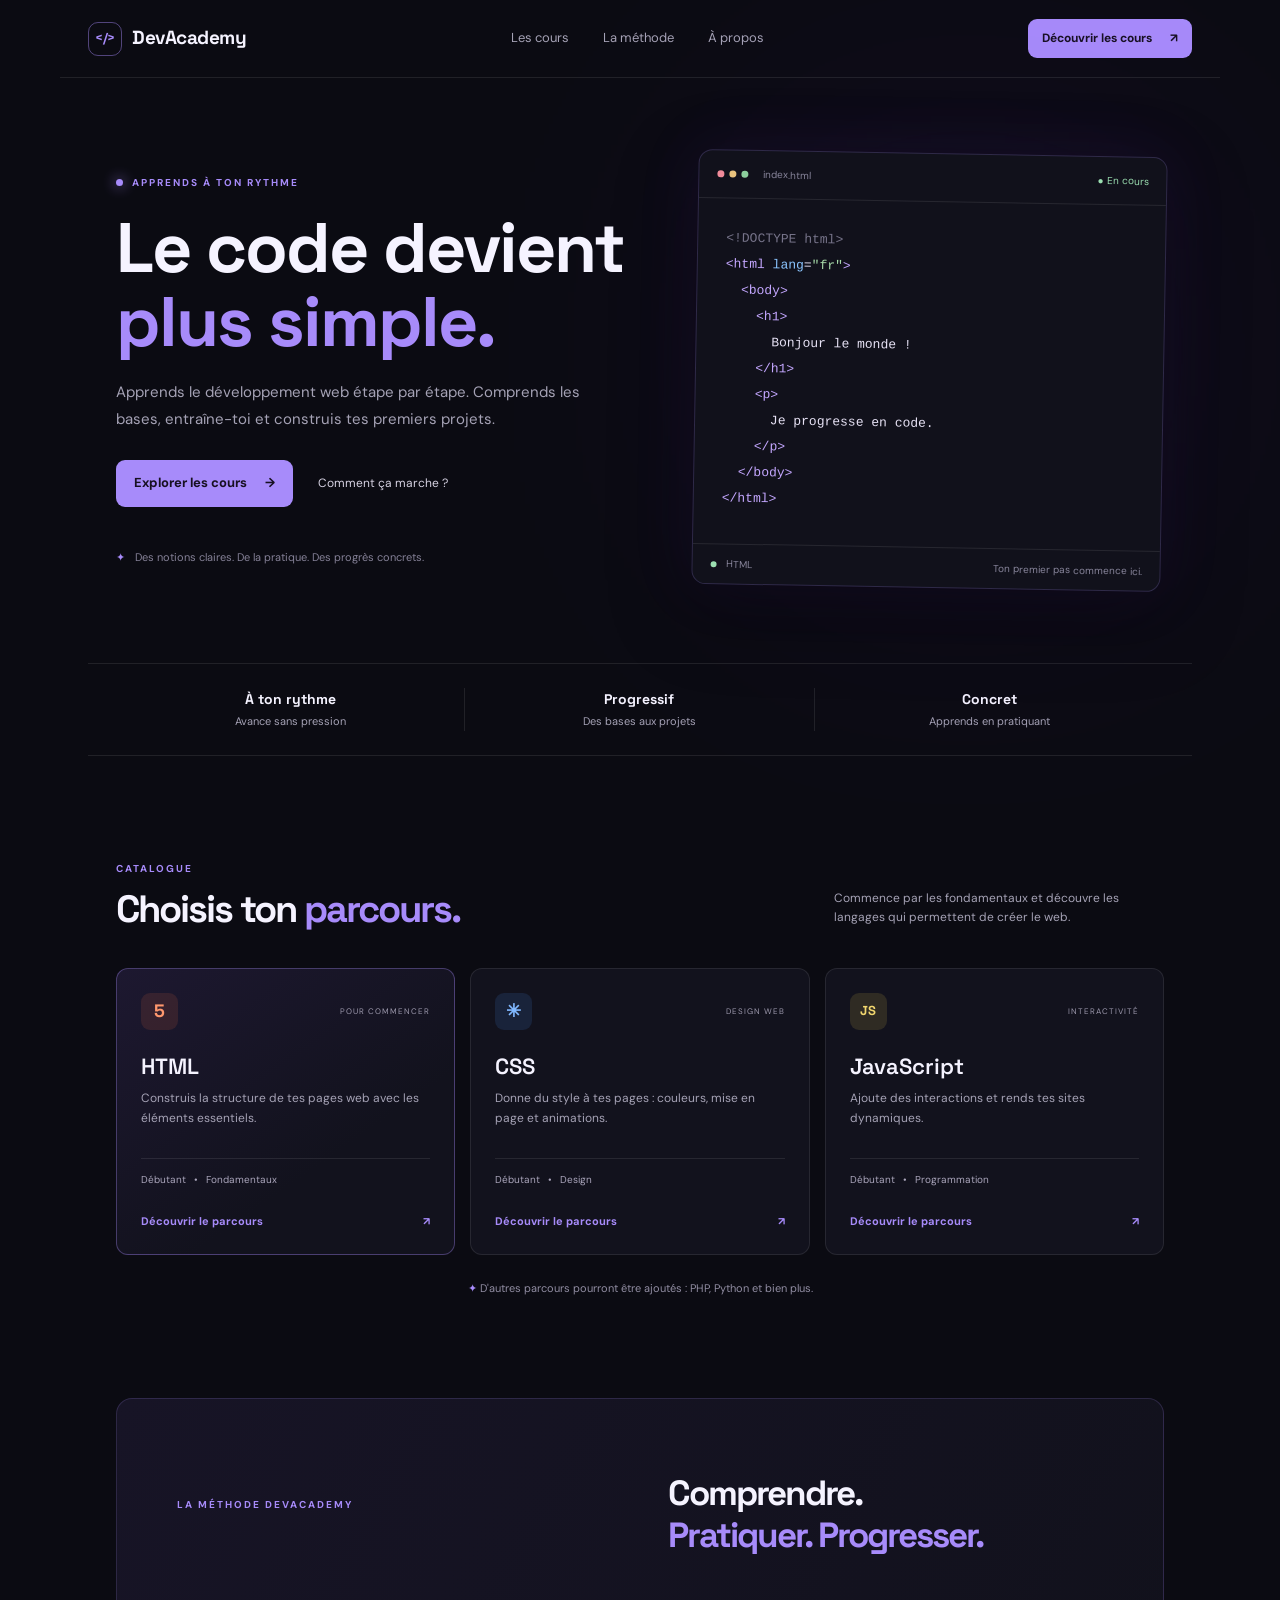
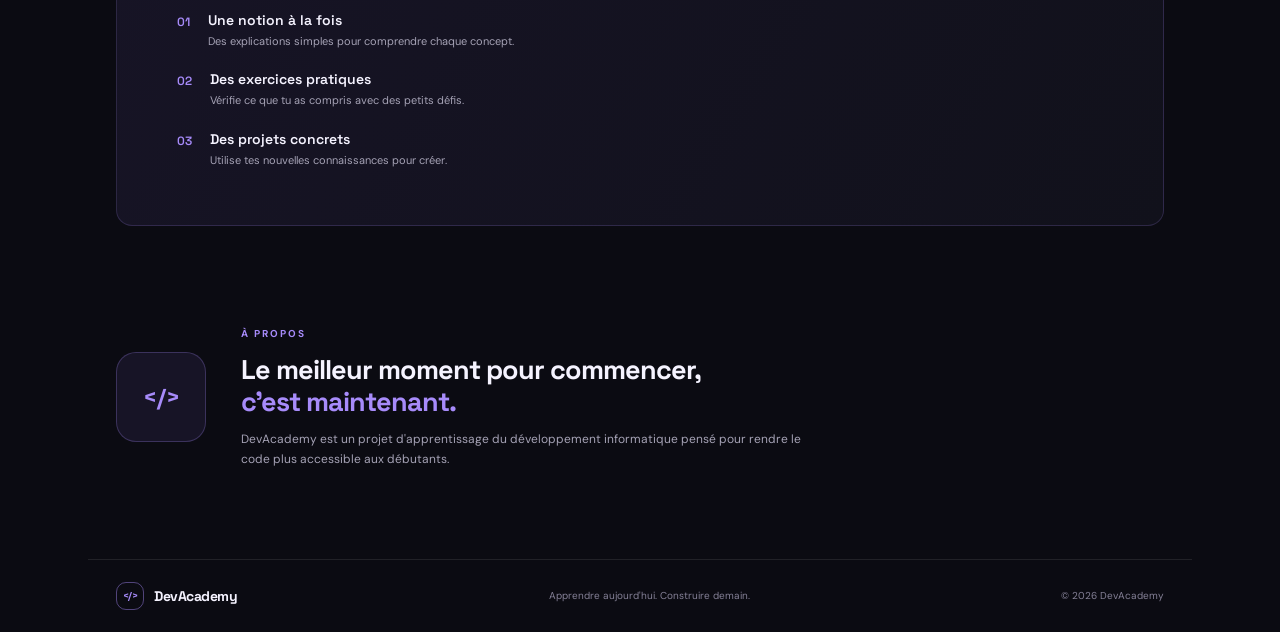
<file: devacademy/index.html>
<!doctype html>
<html lang="fr">
<head>
  <meta charset="UTF-8">
  <meta name="viewport" content="width=device-width, initial-scale=1.0">
  <meta name="description" content="DevAcademy : apprends le développement web avec des cours progressifs et des projets pratiques.">
  <meta name="theme-color" content="#0b0b12">
  <title>DevAcademy — Apprends à coder</title>
  <link rel="preconnect" href="https://fonts.googleapis.com">
  <link rel="preconnect" href="https://fonts.gstatic.com" crossorigin>
  <link href="https://fonts.googleapis.com/css2?family=DM+Sans:wght@400;500;600;700&family=Space+Grotesk:wght@500;600;700&display=swap" rel="stylesheet">
  <link rel="stylesheet" href="./style.css">
  <script src="./script.js" defer></script>
</head>
<body>
  <header class="topbar">
    <a class="brand" href="#accueil"><span class="brand-mark">&lt;/&gt;</span> DevAcademy</a>
    <nav aria-label="Navigation principale">
      <a href="#cours">Les cours</a>
      <a href="#methode">La méthode</a>
      <a href="#apropos">À propos</a>
    </nav>
    <a class="button button-small" href="#cours">Découvrir les cours <span>↗</span></a>
  </header>

  <main>
    <section class="hero section-wrap" id="accueil">
      <div class="hero-copy">
        <div class="eyebrow"><span class="pulse"></span> APPRENDS À TON RYTHME</div>
        <h1>Le code devient<br><span>plus simple.</span></h1>
        <p class="hero-text">Apprends le développement web étape par étape. Comprends les bases, entraîne-toi et construis tes premiers projets.</p>
        <div class="hero-actions">
          <a class="button" href="#cours">Explorer les cours <span>→</span></a>
          <a class="text-link" href="#methode">Comment ça marche ?</a>
        </div>
        <div class="hero-note"><span class="note-icon">✦</span> Des notions claires. De la pratique. Des progrès concrets.</div>
      </div>
      <div class="code-card" aria-label="Exemple de code HTML">
        <div class="code-top"><div class="window-dots"><i></i><i></i><i></i></div><span>index.html</span><span class="code-status">● En cours</span></div>
        <pre><code><span class="code-muted">&lt;!DOCTYPE html&gt;</span>
<span class="code-purple">&lt;html</span> <span class="code-blue">lang</span>=<span class="code-green">"fr"</span><span class="code-purple">&gt;</span>
  <span class="code-purple">&lt;body&gt;</span>
    <span class="code-purple">&lt;h1&gt;</span>
      Bonjour le monde !
    <span class="code-purple">&lt;/h1&gt;</span>
    <span class="code-purple">&lt;p&gt;</span>
      Je progresse en code.
    <span class="code-purple">&lt;/p&gt;</span>
  <span class="code-purple">&lt;/body&gt;</span>
<span class="code-purple">&lt;/html&gt;</span></code></pre>
        <div class="code-footer"><span><b></b> HTML</span><span>Ton premier pas commence ici.</span></div>
      </div>
      <div class="hero-glow"></div>
    </section>

    <section class="stats section-wrap" aria-label="Les points forts">
      <div><strong>À ton rythme</strong><span>Avance sans pression</span></div>
      <div><strong>Progressif</strong><span>Des bases aux projets</span></div>
      <div><strong>Concret</strong><span>Apprends en pratiquant</span></div>
    </section>

    <section class="courses section-wrap" id="cours">
      <div class="section-heading">
        <div><div class="eyebrow">CATALOGUE</div><h2>Choisis ton <span>parcours.</span></h2></div>
        <p>Commence par les fondamentaux et découvre les langages qui permettent de créer le web.</p>
      </div>
      <div class="course-grid">
        <article class="course-card featured">
          <div class="course-top"><span class="course-icon html-icon">5</span><span class="course-tag">POUR COMMENCER</span></div>
          <h3>HTML</h3>
          <p>Construis la structure de tes pages web avec les éléments essentiels.</p>
          <div class="course-meta"><span>Débutant</span><span>•</span><span>Fondamentaux</span></div>
          <a href="#methode" class="course-link">Découvrir le parcours <span>↗</span></a>
        </article>
        <article class="course-card">
          <div class="course-top"><span class="course-icon css-icon">✳</span><span class="course-tag">DESIGN WEB</span></div>
          <h3>CSS</h3>
          <p>Donne du style à tes pages : couleurs, mise en page et animations.</p>
          <div class="course-meta"><span>Débutant</span><span>•</span><span>Design</span></div>
          <a href="#methode" class="course-link">Découvrir le parcours <span>↗</span></a>
        </article>
        <article class="course-card">
          <div class="course-top"><span class="course-icon js-icon">JS</span><span class="course-tag">INTERACTIVITÉ</span></div>
          <h3>JavaScript</h3>
          <p>Ajoute des interactions et rends tes sites dynamiques.</p>
          <div class="course-meta"><span>Débutant</span><span>•</span><span>Programmation</span></div>
          <a href="#methode" class="course-link">Découvrir le parcours <span>↗</span></a>
        </article>
      </div>
      <p class="catalogue-note"><span>✦</span> D'autres parcours pourront être ajoutés : PHP, Python et bien plus.</p>
    </section>

    <section class="method section-wrap" id="methode">
      <div class="method-panel">
        <div class="eyebrow">LA MÉTHODE DEVACADEMY</div>
        <h2>Comprendre.<br><span>Pratiquer. Progresser.</span></h2>
        <div class="steps">
          <div class="step"><span>01</span><div><h3>Une notion à la fois</h3><p>Des explications simples pour comprendre chaque concept.</p></div></div>
          <div class="step"><span>02</span><div><h3>Des exercices pratiques</h3><p>Vérifie ce que tu as compris avec des petits défis.</p></div></div>
          <div class="step"><span>03</span><div><h3>Des projets concrets</h3><p>Utilise tes nouvelles connaissances pour créer.</p></div></div>
        </div>
      </div>
    </section>

    <section class="about section-wrap" id="apropos">
      <div class="about-mark">&lt;/&gt;</div>
      <div><div class="eyebrow">À PROPOS</div><h2>Le meilleur moment pour commencer,<br><span>c'est maintenant.</span></h2><p>DevAcademy est un projet d'apprentissage du développement informatique pensé pour rendre le code plus accessible aux débutants.</p></div>
    </section>
  </main>

  <footer class="footer"><a class="brand" href="#accueil"><span class="brand-mark">&lt;/&gt;</span> DevAcademy</a><span>Apprendre aujourd'hui. Construire demain.</span><span>© <span id="year"></span> DevAcademy</span></footer>
</body>
</html>
</file>
<file: devacademy/style.css>
:root{--bg:#0b0b12;--panel:#12121d;--panel2:#171725;--text:#f5f3ff;--muted:#a5a2b5;--purple:#a78bfa;--purple2:#7c3aed;--line:rgba(255,255,255,.09)}
*{box-sizing:border-box}
html{scroll-behavior:smooth}
body{margin:0;background:var(--bg);color:var(--text);font-family:"DM Sans",sans-serif;line-height:1.6}
a{color:inherit;text-decoration:none}
.topbar{height:78px;max-width:1160px;margin:auto;padding:0 28px;display:flex;align-items:center;justify-content:space-between;border-bottom:1px solid var(--line)}
.brand{font-family:"Space Grotesk",sans-serif;font-size:19px;font-weight:700;display:flex;align-items:center;gap:10px;letter-spacing:-.5px}
.brand-mark{display:grid;place-items:center;width:34px;height:34px;border:1px solid rgba(167,139,250,.45);border-radius:10px;color:var(--purple);font-size:13px}
.topbar nav{display:flex;gap:34px;color:var(--muted);font-size:13px}
.topbar nav a:hover,.text-link:hover{color:var(--text)}
.button{display:inline-flex;align-items:center;gap:18px;padding:13px 18px;border-radius:9px;background:var(--purple);color:#171021;font-weight:700;font-size:13px;transition:.2s}
.button:hover{background:#c4b5fd;transform:translateY(-2px)}
.button-small{padding:10px 14px;font-size:12px}
.section-wrap{max-width:1104px;margin:0 auto;padding-left:28px;padding-right:28px}
.hero{min-height:550px;display:grid;grid-template-columns:1.05fr .95fr;align-items:center;gap:60px;position:relative;padding-top:75px;padding-bottom:75px}
.hero-copy{position:relative;z-index:1}
.eyebrow{font-size:10px;font-weight:700;letter-spacing:2px;color:var(--purple);display:flex;align-items:center;gap:9px}
.pulse{width:7px;height:7px;border-radius:50%;background:#a78bfa;box-shadow:0 0 14px #a78bfa}
h1,h2,h3,p{margin-top:0}
h1,h2{font-family:"Space Grotesk",sans-serif;letter-spacing:-2px}
h1{font-size:clamp(48px,6vw,70px);line-height:1.06;margin:20px 0}
h1 span,h2 span{color:var(--purple)}
.hero-text{max-width:470px;color:var(--muted);font-size:15px;line-height:1.8}
.hero-actions{display:flex;align-items:center;gap:25px;margin-top:27px}
.text-link{font-size:12px;color:#d5d1e1}
.hero-note{margin-top:42px;color:#858197;font-size:11px}
.note-icon{color:var(--purple);margin-right:7px}
.code-card{position:relative;z-index:1;background:#11111b;border:1px solid rgba(167,139,250,.2);border-radius:14px;box-shadow:0 25px 80px rgba(0,0,0,.35),0 0 65px rgba(124,58,237,.1);overflow:hidden;transform:rotate(1deg)}
.code-top,.code-footer{height:48px;display:flex;align-items:center;padding:0 18px;border-bottom:1px solid var(--line);color:#88859b;font-size:10px}
.code-top{gap:15px}.window-dots{display:flex;gap:5px}.window-dots i{width:7px;height:7px;background:#555267;border-radius:50%}.window-dots i:first-child{background:#f18b9a}.window-dots i:nth-child(2){background:#e8c27d}.window-dots i:nth-child(3){background:#8ccf9d}
.code-status{margin-left:auto;color:#9bdfb1}
pre{margin:0;padding:27px 28px 32px;overflow:auto;font:13px/2 "Consolas",monospace;color:#e7e2f5}
.code-muted{color:#77748a}.code-purple{color:#c4a7ff}.code-blue{color:#8bc5ff}.code-green{color:#a8dcaa}
.code-footer{height:40px;border-top:1px solid var(--line);border-bottom:0;justify-content:space-between}.code-footer b{display:inline-block;width:6px;height:6px;border-radius:50%;background:#9bdfb1;margin-right:6px}
.hero-glow{position:absolute;width:360px;height:360px;right:4%;top:15%;background:#6d28d9;filter:blur(150px);opacity:.12;pointer-events:none}
.stats{display:grid;grid-template-columns:repeat(3,1fr);border-top:1px solid var(--line);border-bottom:1px solid var(--line);padding-top:24px;padding-bottom:24px}
.stats div{display:flex;flex-direction:column;align-items:center;gap:3px;border-right:1px solid var(--line)}.stats div:last-child{border:0}.stats strong{font-family:"Space Grotesk";font-size:14px}.stats span{font-size:11px;color:var(--muted)}
.courses{padding-top:105px;padding-bottom:100px}
.section-heading{display:flex;justify-content:space-between;align-items:end;gap:35px;margin-bottom:35px}
.section-heading h2,.method h2,.about h2{font-size:38px;line-height:1.2;margin:10px 0 0}
.section-heading>p{max-width:330px;color:var(--muted);font-size:12px;margin:0 0 5px}
.course-grid{display:grid;grid-template-columns:repeat(3,1fr);gap:15px}
.course-card{padding:24px;background:var(--panel);border:1px solid var(--line);border-radius:12px;transition:.2s}
.course-card:hover{transform:translateY(-5px);border-color:rgba(167,139,250,.4)}
.course-card.featured{background:linear-gradient(145deg,#1d1830,#12121d 65%);border-color:rgba(167,139,250,.35)}
.course-top{display:flex;align-items:center;justify-content:space-between;margin-bottom:22px}
.course-icon{width:37px;height:37px;border-radius:9px;display:grid;place-items:center;font-weight:700;font-family:"Space Grotesk";font-size:18px}
.html-icon{background:#e66d3e22;color:#ff986e}.css-icon{background:#438df322;color:#80b8ff}.js-icon{background:#e7c84a22;color:#f1d66e;font-size:13px}
.course-tag{font-size:8px;letter-spacing:1px;color:#9d99ad}
.course-card h3{font:600 22px "Space Grotesk";margin-bottom:8px}
.course-card p{font-size:12px;color:var(--muted);min-height:58px;line-height:1.7}
.course-meta{display:flex;gap:8px;color:#aaa5bb;font-size:10px;padding:13px 0;border-top:1px solid var(--line)}
.course-link{display:flex;justify-content:space-between;align-items:center;margin-top:12px;color:var(--purple);font-size:11px;font-weight:700}
.catalogue-note{text-align:center;margin:25px 0 0;color:#918da2;font-size:11px}.catalogue-note span{color:var(--purple)}
.method{padding-bottom:95px}
.method-panel{padding:55px 60px;background:linear-gradient(120deg,#171426,#11111b);border:1px solid rgba(167,139,250,.18);border-radius:16px;display:grid;grid-template-columns:1fr 1fr;gap:55px}
.method h2{font-size:35px;margin-top:18px}
.steps{display:flex;flex-direction:column;gap:20px}
.step{display:flex;gap:18px;align-items:flex-start}.step>span{font:600 12px "Space Grotesk";color:var(--purple);padding-top:3px}
.step h3{font:600 14px "Space Grotesk";margin-bottom:4px}.step p{font-size:11px;color:var(--muted);margin:0}
.about{display:flex;align-items:center;gap:35px;padding-top:5px;padding-bottom:90px}
.about-mark{flex:0 0 90px;height:90px;display:grid;place-items:center;border-radius:20px;background:#171426;border:1px solid rgba(167,139,250,.25);font:700 23px "Space Grotesk";color:var(--purple)}
.about h2{font-size:27px;letter-spacing:-1px;margin:12px 0}
.about p{font-size:12px;color:var(--muted);max-width:590px;margin:0}
.footer{max-width:1104px;margin:auto;padding:22px 28px;border-top:1px solid var(--line);display:flex;align-items:center;justify-content:space-between;color:#858197;font-size:10px}.footer .brand{color:var(--text);font-size:14px}.footer .brand-mark{width:28px;height:28px;font-size:10px}
@media(max-width:760px){.topbar{padding:0 18px}.topbar nav{display:none}.section-wrap{padding-left:20px;padding-right:20px}.hero{grid-template-columns:1fr;gap:35px;padding-top:65px;padding-bottom:55px}.hero-note{margin-top:25px}.code-card{max-width:520px;width:100%;transform:none}.stats{padding-left:12px;padding-right:12px}.stats strong{font-size:12px}.stats span{font-size:9px;text-align:center}.courses{padding-top:75px;padding-bottom:70px}.section-heading{display:block}.section-heading>p{margin-top:14px}.course-grid{grid-template-columns:1fr}.course-card p{min-height:0}.method-panel{grid-template-columns:1fr;padding:32px 24px;gap:35px}.method h2{font-size:30px}.about{align-items:flex-start;gap:18px}.about-mark{flex-basis:55px;height:55px;font-size:16px;border-radius:13px}.about h2{font-size:22px}.footer{padding:20px;gap:12px;flex-wrap:wrap}.footer>span:nth-child(2){display:none}}
@media(prefers-reduced-motion:reduce){html{scroll-behavior:auto}*,*::before,*::after{transition:none!important}}
</file>
